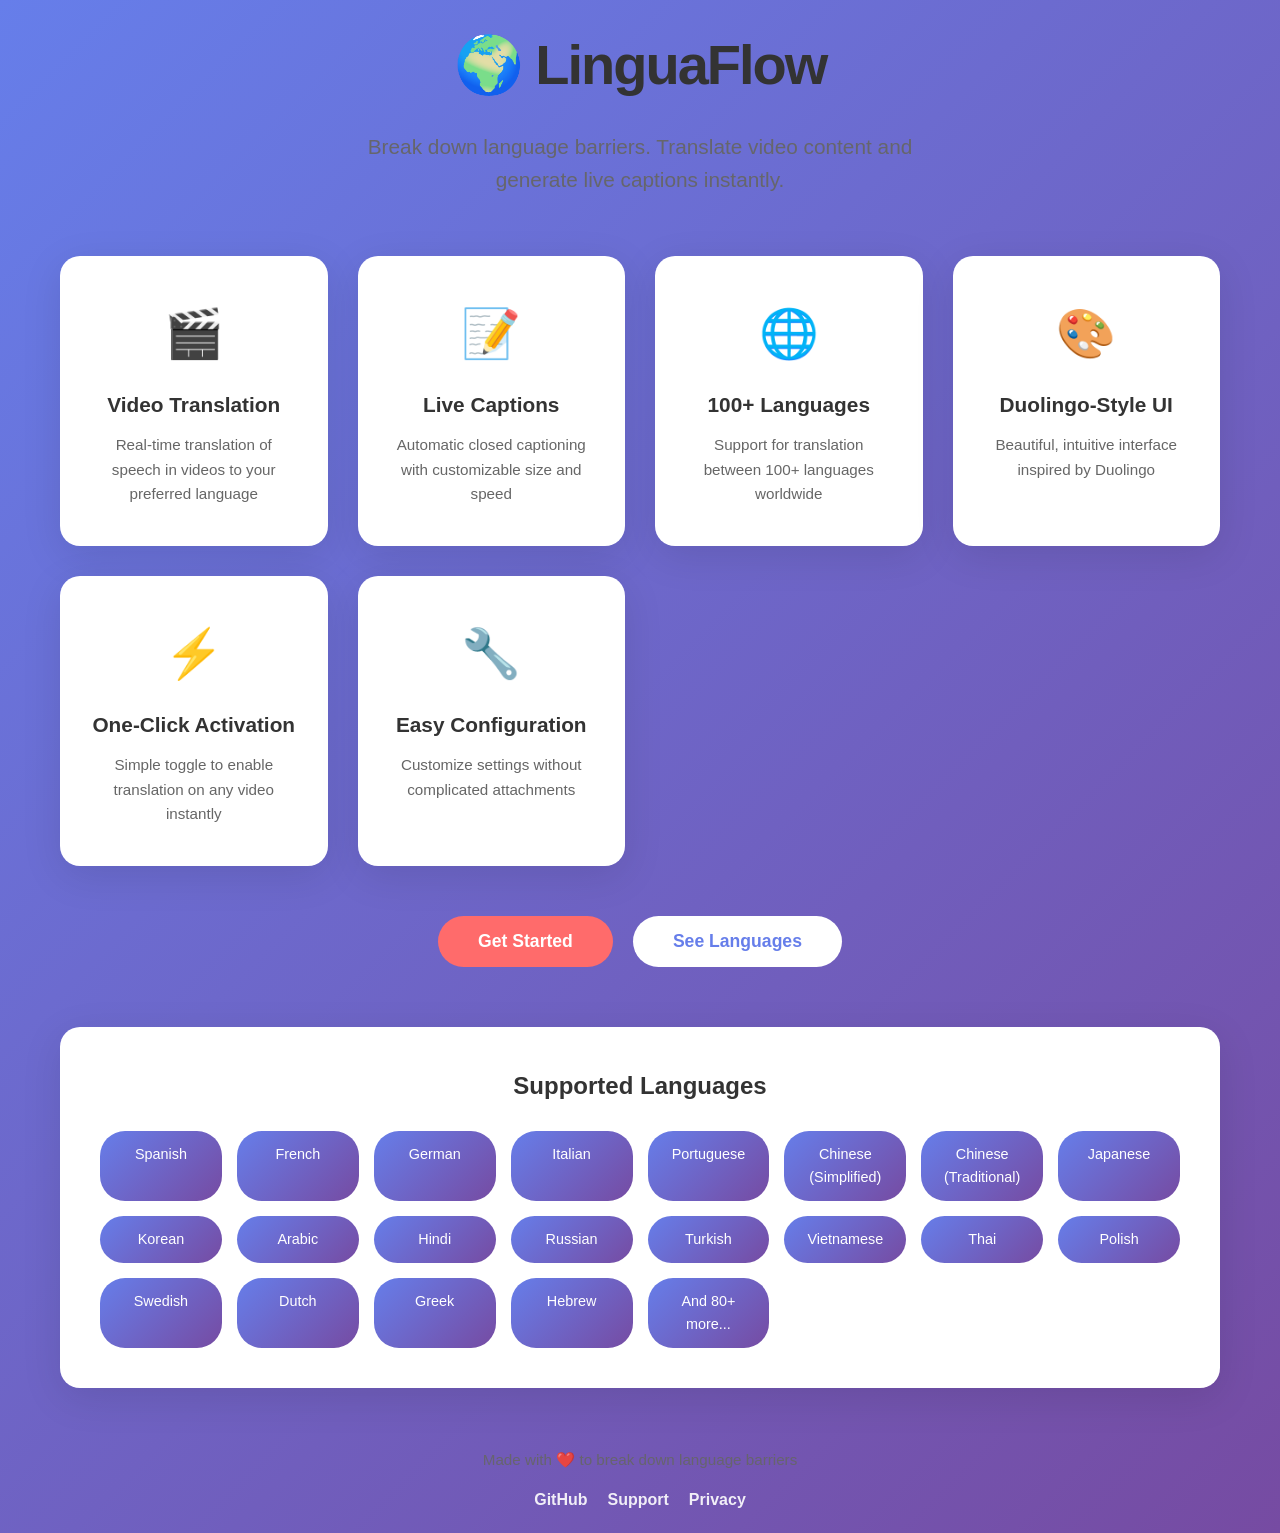
<file: index.html>
<!DOCTYPE html>
<html lang="en">
<head>
    <meta charset="UTF-8">
    <meta name="viewport" content="width=device-width, initial-scale=1.0">
    <title>LinguaFlow - Video Translator Extension</title>
    <link rel="stylesheet" href="styles.css">
    <style>
        * {
            margin: 0;
            padding: 0;
            box-sizing: border-box;
        }

        body {
            font-family: -apple-system, BlinkMacSystemFont, 'Segoe UI', Roboto, Oxygen, Ubuntu, Cantarell, sans-serif;
            background: linear-gradient(135deg, #667eea 0%, #764ba2 100%);
            min-height: 100vh;
            display: flex;
            align-items: center;
            justify-content: center;
            padding: 20px;
        }

        .container {
            max-width: 1200px;
            width: 100%;
        }

        .hero {
            text-align: center;
            color: white;
            margin-bottom: 60px;
        }

        .hero h1 {
            font-size: 3.5rem;
            font-weight: 800;
            margin-bottom: 20px;
            letter-spacing: -2px;
        }

        .hero p {
            font-size: 1.3rem;
            opacity: 0.95;
            margin-bottom: 30px;
            max-width: 600px;
            margin-left: auto;
            margin-right: auto;
        }

        .features-grid {
            display: grid;
            grid-template-columns: repeat(auto-fit, minmax(250px, 1fr));
            gap: 30px;
            margin-bottom: 50px;
        }

        .feature-card {
            background: white;
            border-radius: 20px;
            padding: 40px 30px;
            text-align: center;
            box-shadow: 0 10px 40px rgba(0, 0, 0, 0.1);
            transition: transform 0.3s ease, box-shadow 0.3s ease;
        }

        .feature-card:hover {
            transform: translateY(-10px);
            box-shadow: 0 20px 60px rgba(0, 0, 0, 0.15);
        }

        .feature-icon {
            font-size: 3rem;
            margin-bottom: 15px;
        }

        .feature-card h3 {
            font-size: 1.3rem;
            color: #333;
            margin-bottom: 12px;
        }

        .feature-card p {
            color: #666;
            font-size: 0.95rem;
            line-height: 1.6;
        }

        .cta-section {
            text-align: center;
            margin-bottom: 60px;
        }

        .cta-buttons {
            display: flex;
            gap: 20px;
            justify-content: center;
            flex-wrap: wrap;
            margin-bottom: 30px;
        }

        .btn {
            padding: 15px 40px;
            font-size: 1.1rem;
            font-weight: 600;
            border: none;
            border-radius: 50px;
            cursor: pointer;
            transition: all 0.3s ease;
            display: inline-block;
        }

        .btn-primary {
            background: #FF6B6B;
            color: white;
        }

        .btn-primary:hover {
            background: #FF5252;
            transform: scale(1.05);
            box-shadow: 0 10px 30px rgba(255, 107, 107, 0.4);
        }

        .btn-secondary {
            background: white;
            color: #667eea;
        }

        .btn-secondary:hover {
            background: #f0f0f0;
            transform: scale(1.05);
        }

        .languages-preview {
            background: white;
            border-radius: 20px;
            padding: 40px;
            box-shadow: 0 10px 40px rgba(0, 0, 0, 0.1);
            margin-bottom: 50px;
        }

        .languages-preview h2 {
            color: #333;
            margin-bottom: 25px;
            text-align: center;
        }

        .language-list {
            display: grid;
            grid-template-columns: repeat(auto-fit, minmax(120px, 1fr));
            gap: 15px;
        }

        .language-tag {
            background: linear-gradient(135deg, #667eea 0%, #764ba2 100%);
            color: white;
            padding: 12px 20px;
            border-radius: 25px;
            text-align: center;
            font-weight: 500;
            font-size: 0.9rem;
        }

        .footer {
            text-align: center;
            color: white;
            margin-top: 60px;
            opacity: 0.9;
        }

        .footer p {
            font-size: 0.95rem;
            margin-bottom: 10px;
        }

        .social-links {
            display: flex;
            justify-content: center;
            gap: 20px;
            margin-top: 15px;
        }

        .social-links a {
            color: white;
            text-decoration: none;
            font-weight: 600;
            transition: opacity 0.3s ease;
        }

        .social-links a:hover {
            opacity: 0.8;
        }

        @media (max-width: 768px) {
            .hero h1 {
                font-size: 2.5rem;
            }

            .hero p {
                font-size: 1.1rem;
            }

            .features-grid {
                grid-template-columns: 1fr;
            }

            .cta-buttons {
                flex-direction: column;
            }

            .btn {
                width: 100%;
            }
        }
    </style>
</head>
<body>
    <div class="container">
        <div class="hero">
            <h1>🌍 LinguaFlow</h1>
            <p>Break down language barriers. Translate video content and generate live captions instantly.</p>
        </div>

        <div class="features-grid">
            <div class="feature-card">
                <div class="feature-icon">🎬</div>
                <h3>Video Translation</h3>
                <p>Real-time translation of speech in videos to your preferred language</p>
            </div>

            <div class="feature-card">
                <div class="feature-icon">📝</div>
                <h3>Live Captions</h3>
                <p>Automatic closed captioning with customizable size and speed</p>
            </div>

            <div class="feature-card">
                <div class="feature-icon">🌐</div>
                <h3>100+ Languages</h3>
                <p>Support for translation between 100+ languages worldwide</p>
            </div>

            <div class="feature-card">
                <div class="feature-icon">🎨</div>
                <h3>Duolingo-Style UI</h3>
                <p>Beautiful, intuitive interface inspired by Duolingo</p>
            </div>

            <div class="feature-card">
                <div class="feature-icon">⚡</div>
                <h3>One-Click Activation</h3>
                <p>Simple toggle to enable translation on any video instantly</p>
            </div>

            <div class="feature-card">
                <div class="feature-icon">🔧</div>
                <h3>Easy Configuration</h3>
                <p>Customize settings without complicated attachments</p>
            </div>
        </div>

        <div class="cta-section">
            <div class="cta-buttons">
                <button class="btn btn-primary" onclick="scrollToInstall()">Get Started</button>
                <button class="btn btn-secondary" onclick="scrollToLanguages()">See Languages</button>
            </div>
        </div>

        <div class="languages-preview" id="languages">
            <h2>Supported Languages</h2>
            <div class="language-list">
                <div class="language-tag">Spanish</div>
                <div class="language-tag">French</div>
                <div class="language-tag">German</div>
                <div class="language-tag">Italian</div>
                <div class="language-tag">Portuguese</div>
                <div class="language-tag">Chinese (Simplified)</div>
                <div class="language-tag">Chinese (Traditional)</div>
                <div class="language-tag">Japanese</div>
                <div class="language-tag">Korean</div>
                <div class="language-tag">Arabic</div>
                <div class="language-tag">Hindi</div>
                <div class="language-tag">Russian</div>
                <div class="language-tag">Turkish</div>
                <div class="language-tag">Vietnamese</div>
                <div class="language-tag">Thai</div>
                <div class="language-tag">Polish</div>
                <div class="language-tag">Swedish</div>
                <div class="language-tag">Dutch</div>
                <div class="language-tag">Greek</div>
                <div class="language-tag">Hebrew</div>
                <div class="language-tag">And 80+ more...</div>
            </div>
        </div>

        <div class="footer">
            <p>Made with ❤️ to break down language barriers</p>
            <div class="social-links">
                <a href="#">GitHub</a>
                <a href="#">Support</a>
                <a href="#">Privacy</a>
            </div>
        </div>
    </div>

    <script>
        function scrollToInstall() {
            alert('To install: Open chrome://extensions, enable Developer Mode, and click "Load unpacked" to select this folder.');
        }

        function scrollToLanguages() {
            document.getElementById('languages').scrollIntoView({ behavior: 'smooth' });
        }
    </script>
</body>
</html>
</file>
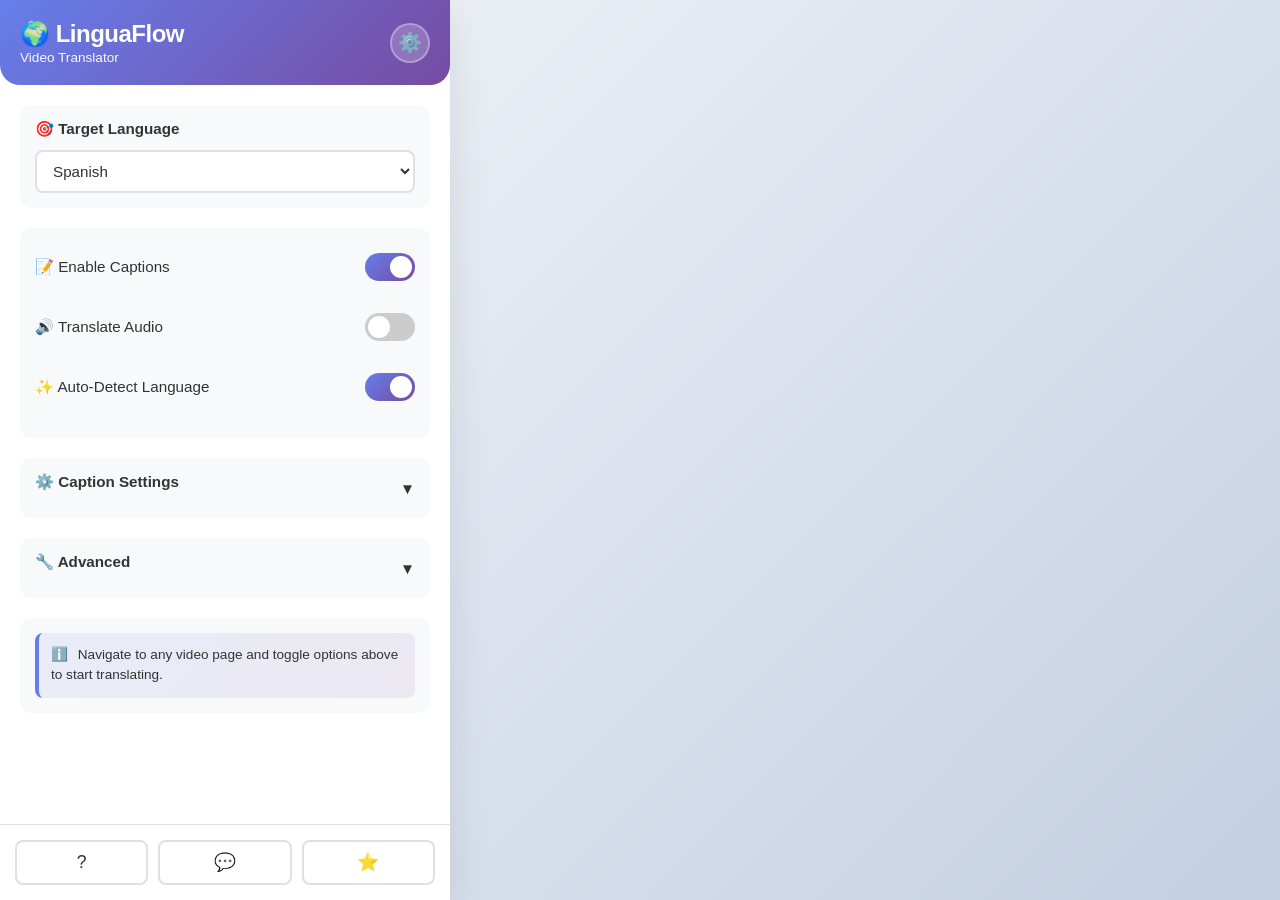
<file: popup.html>
<!DOCTYPE html>
<html lang="en">
<head>
    <meta charset="UTF-8">
    <meta name="viewport" content="width=device-width, initial-scale=1.0">
    <title>LinguaFlow Translator</title>
    <link rel="stylesheet" href="popup.css">
</head>
<body>
    <div class="popup-container">
        <!-- Header -->
        <div class="popup-header">
            <div class="header-content">
                <h1 class="app-title">🌍 LinguaFlow</h1>
                <p class="app-subtitle">Video Translator</p>
            </div>
            <button id="settingsBtn" class="settings-btn" title="Settings">⚙️</button>
        </div>

        <!-- Main Content -->
        <div class="popup-content">
            <!-- Language Selection -->
            <div class="section">
                <label class="section-label">🎯 Target Language</label>
                <select id="targetLanguage" class="language-select">
                    <option value="es">Spanish</option>
                    <option value="fr">French</option>
                    <option value="de">German</option>
                    <option value="it">Italian</option>
                    <option value="pt">Portuguese</option>
                    <option value="ja">Japanese</option>
                    <option value="ko">Korean</option>
                    <option value="zh">Chinese (Simplified)</option>
                    <option value="zh-TW">Chinese (Traditional)</option>
                    <option value="ru">Russian</option>
                    <option value="ar">Arabic</option>
                    <option value="hi">Hindi</option>
                    <option value="tr">Turkish</option>
                    <option value="vi">Vietnamese</option>
                    <option value="th">Thai</option>
                    <option value="pl">Polish</option>
                    <option value="sv">Swedish</option>
                    <option value="nl">Dutch</option>
                    <option value="el">Greek</option>
                    <option value="he">Hebrew</option>
                </select>
            </div>

            <!-- Feature Toggles -->
            <div class="section">
                <div class="toggle-group">
                    <div class="toggle-item">
                        <label class="toggle-label">📝 Enable Captions</label>
                        <label class="switch">
                            <input type="checkbox" id="captionsToggle" checked>
                            <span class="slider"></span>
                        </label>
                    </div>
                </div>

                <div class="toggle-group">
                    <div class="toggle-item">
                        <label class="toggle-label">🔊 Translate Audio</label>
                        <label class="switch">
                            <input type="checkbox" id="audioToggle">
                            <span class="slider"></span>
                        </label>
                    </div>
                </div>

                <div class="toggle-group">
                    <div class="toggle-item">
                        <label class="toggle-label">✨ Auto-Detect Language</label>
                        <label class="switch">
                            <input type="checkbox" id="autoDetectToggle" checked>
                            <span class="slider"></span>
                        </label>
                    </div>
                </div>
            </div>

            <!-- Caption Settings -->
            <div class="section collapsible">
                <button class="section-header-btn">
                    <span class="section-label">⚙️ Caption Settings</span>
                    <span class="collapse-icon">▼</span>
                </button>
                <div class="collapsible-content">
                    <div class="setting-item">
                        <label class="setting-label">Caption Size</label>
                        <select id="captionSize" class="setting-select">
                            <option value="small">Small</option>
                            <option value="medium" selected>Medium</option>
                            <option value="large">Large</option>
                        </select>
                    </div>

                    <div class="setting-item">
                        <label class="setting-label">Caption Opacity</label>
                        <div class="slider-container">
                            <input type="range" id="captionOpacity" min="0.3" max="1" step="0.1" value="0.9" class="range-slider">
                            <span id="opacityValue" class="opacity-value">90%</span>
                        </div>
                    </div>

                    <div class="setting-item">
                        <label class="setting-label">Caption Delay (ms)</label>
                        <input type="number" id="captionDelay" min="0" max="2000" step="100" value="200" class="number-input">
                    </div>

                    <div class="setting-item">
                        <label class="setting-label">Caption Position</label>
                        <select id="captionPosition" class="setting-select">
                            <option value="bottom" selected>Bottom</option>
                            <option value="top">Top</option>
                            <option value="center">Center</option>
                        </select>
                    </div>
                </div>
            </div>

            <!-- Advanced Settings -->
            <div class="section collapsible">
                <button class="section-header-btn">
                    <span class="section-label">🔧 Advanced</span>
                    <span class="collapse-icon">▼</span>
                </button>
                <div class="collapsible-content">
                    <div class="setting-item">
                        <label class="setting-label">Translation Service</label>
                        <select id="translationService" class="setting-select">
                            <option value="google" selected>Google Translate</option>
                            <option value="api">Custom API</option>
                        </select>
                    </div>

                    <div class="setting-item">
                        <label class="setting-label">Speech Recognition</label>
                        <select id="speechRecognition" class="setting-select">
                            <option value="native" selected>Browser Native</option>
                            <option value="advanced">Advanced</option>
                        </select>
                    </div>

                    <button id="resetSettingsBtn" class="btn-reset">Reset to Defaults</button>
                </div>
            </div>

            <!-- Status & Info -->
            <div class="section">
                <div class="status-box">
                    <p class="status-text">
                        <span class="status-icon">ℹ️</span>
                        Navigate to any video page and toggle options above to start translating.
                    </p>
                </div>
            </div>
        </div>

        <!-- Footer -->
        <div class="popup-footer">
            <button id="helpBtn" class="footer-btn" title="Help">?</button>
            <button id="feedbackBtn" class="footer-btn" title="Send Feedback">💬</button>
            <button id="rateBtn" class="footer-btn" title="Rate Extension">⭐</button>
        </div>
    </div>

    <script src="popup.js"></script>
</body>
</html>
</file>
<file: styles.css>
/* Global Styles for LinguaFlow Extension */

* {
    margin: 0;
    padding: 0;
    box-sizing: border-box;
}

body {
    font-family: -apple-system, BlinkMacSystemFont, 'Segoe UI', Roboto, Oxygen, Ubuntu, Cantarell, sans-serif;
    background: linear-gradient(135deg, #f5f7fa 0%, #c3cfe2 100%);
    color: #333;
    line-height: 1.6;
}

/* Typography */
h1, h2, h3, h4, h5, h6 {
    font-weight: 700;
    color: #333;
}

p {
    color: #666;
}

/* Links */
a {
    color: #667eea;
    text-decoration: none;
    transition: color 0.3s ease;
}

a:hover {
    color: #764ba2;
    text-decoration: underline;
}

/* Buttons */
button {
    font-family: inherit;
    cursor: pointer;
    transition: all 0.3s ease;
}

button:active {
    transform: scale(0.98);
}

/* Forms */
input[type="text"],
input[type="email"],
input[type="password"],
input[type="number"],
select,
textarea {
    font-family: inherit;
    border: 2px solid #e0e0e0;
    border-radius: 8px;
    padding: 10px 12px;
    transition: all 0.3s ease;
}

input[type="text"]:focus,
input[type="email"]:focus,
input[type="password"]:focus,
input[type="number"]:focus,
select:focus,
textarea:focus {
    outline: none;
    border-color: #667eea;
    box-shadow: 0 0 8px rgba(102, 126, 234, 0.3);
}

/* Utility Classes */
.container {
    max-width: 1200px;
    margin: 0 auto;
    padding: 0 20px;
}

.flex {
    display: flex;
}

.flex-center {
    display: flex;
    align-items: center;
    justify-content: center;
}

.grid {
    display: grid;
}

.gap-1 {
    gap: 8px;
}

.gap-2 {
    gap: 16px;
}

.gap-3 {
    gap: 24px;
}

.mt-1 { margin-top: 8px; }
.mt-2 { margin-top: 16px; }
.mt-3 { margin-top: 24px; }
.mt-4 { margin-top: 32px; }

.mb-1 { margin-bottom: 8px; }
.mb-2 { margin-bottom: 16px; }
.mb-3 { margin-bottom: 24px; }
.mb-4 { margin-bottom: 32px; }

.p-1 { padding: 8px; }
.p-2 { padding: 16px; }
.p-3 { padding: 24px; }
.p-4 { padding: 32px; }

.rounded {
    border-radius: 8px;
}

.rounded-lg {
    border-radius: 16px;
}

.rounded-full {
    border-radius: 9999px;
}

.shadow {
    box-shadow: 0 4px 12px rgba(0, 0, 0, 0.1);
}

.shadow-lg {
    box-shadow: 0 10px 40px rgba(0, 0, 0, 0.15);
}

.text-center {
    text-align: center;
}

.text-sm {
    font-size: 0.875rem;
}

.text-lg {
    font-size: 1.125rem;
}

.text-xl {
    font-size: 1.25rem;
}

.font-bold {
    font-weight: 700;
}

.font-semibold {
    font-weight: 600;
}

.opacity-50 {
    opacity: 0.5;
}

.opacity-75 {
    opacity: 0.75;
}

/* Animations */
@keyframes fadeIn {
    from {
        opacity: 0;
    }
    to {
        opacity: 1;
    }
}

@keyframes slideInUp {
    from {
        opacity: 0;
        transform: translateY(20px);
    }
    to {
        opacity: 1;
        transform: translateY(0);
    }
}

@keyframes slideInDown {
    from {
        opacity: 0;
        transform: translateY(-20px);
    }
    to {
        opacity: 1;
        transform: translateY(0);
    }
}

@keyframes pulse {
    0%, 100% {
        opacity: 1;
    }
    50% {
        opacity: 0.5;
    }
}

.animate-fade-in {
    animation: fadeIn 0.3s ease;
}

.animate-slide-in-up {
    animation: slideInUp 0.3s ease;
}

.animate-pulse {
    animation: pulse 2s cubic-bezier(0.4, 0, 0.6, 1) infinite;
}

/* Responsive */
@media (max-width: 768px) {
    .container {
        padding: 0 16px;
    }

    .text-xl {
        font-size: 1rem;
    }
}

/* Scrollbar */
::-webkit-scrollbar {
    width: 8px;
    height: 8px;
}

::-webkit-scrollbar-track {
    background: #f1f1f1;
}

::-webkit-scrollbar-thumb {
    background: #667eea;
    border-radius: 4px;
}

::-webkit-scrollbar-thumb:hover {
    background: #764ba2;
}

/* Print */
@media print {
    body {
        background: white;
    }

    .no-print {
        display: none !important;
    }
}
</file>
<file: popup.css>
* {
    margin: 0;
    padding: 0;
    box-sizing: border-box;
}

body {
    font-family: -apple-system, BlinkMacSystemFont, 'Segoe UI', Roboto, Oxygen, Ubuntu, Cantarell, sans-serif;
    background: linear-gradient(135deg, #f5f7fa 0%, #c3cfe2 100%);
    min-height: 100vh;
    width: 450px;
}

.popup-container {
    display: flex;
    flex-direction: column;
    height: 100vh;
    background: white;
    box-shadow: 0 10px 40px rgba(0, 0, 0, 0.1);
}

/* Header */
.popup-header {
    background: linear-gradient(135deg, #667eea 0%, #764ba2 100%);
    color: white;
    padding: 20px;
    display: flex;
    justify-content: space-between;
    align-items: center;
    border-radius: 0 0 20px 20px;
}

.header-content {
    flex: 1;
}

.app-title {
    font-size: 1.5rem;
    font-weight: 800;
    margin-bottom: 2px;
    letter-spacing: -0.5px;
}

.app-subtitle {
    font-size: 0.85rem;
    opacity: 0.95;
}

.settings-btn {
    background: rgba(255, 255, 255, 0.2);
    border: 2px solid rgba(255, 255, 255, 0.3);
    color: white;
    width: 40px;
    height: 40px;
    border-radius: 50%;
    font-size: 1.2rem;
    cursor: pointer;
    transition: all 0.3s ease;
    display: flex;
    align-items: center;
    justify-content: center;
}

.settings-btn:hover {
    background: rgba(255, 255, 255, 0.3);
    border-color: rgba(255, 255, 255, 0.5);
}

/* Main Content */
.popup-content {
    flex: 1;
    overflow-y: auto;
    padding: 20px;
}

.popup-content::-webkit-scrollbar {
    width: 6px;
}

.popup-content::-webkit-scrollbar-track {
    background: #f1f1f1;
}

.popup-content::-webkit-scrollbar-thumb {
    background: #667eea;
    border-radius: 3px;
}

.popup-content::-webkit-scrollbar-thumb:hover {
    background: #764ba2;
}

/* Sections */
.section {
    margin-bottom: 20px;
    background: #f8f9fa;
    border-radius: 12px;
    padding: 15px;
    transition: all 0.3s ease;
}

.section:hover {
    background: #f0f1f3;
}

.section-label {
    display: block;
    font-weight: 600;
    color: #333;
    margin-bottom: 12px;
    font-size: 0.95rem;
}

/* Selects and Inputs */
.language-select,
.setting-select,
.number-input {
    width: 100%;
    padding: 10px 12px;
    border: 2px solid #e0e0e0;
    border-radius: 8px;
    font-size: 0.95rem;
    color: #333;
    background: white;
    transition: all 0.3s ease;
    cursor: pointer;
}

.language-select:focus,
.setting-select:focus,
.number-input:focus {
    outline: none;
    border-color: #667eea;
    box-shadow: 0 0 8px rgba(102, 126, 234, 0.3);
}

.language-select:hover,
.setting-select:hover {
    border-color: #667eea;
}

/* Toggles */
.toggle-group {
    margin-bottom: 12px;
}

.toggle-item {
    display: flex;
    justify-content: space-between;
    align-items: center;
    padding: 10px 0;
}

.toggle-label {
    font-weight: 500;
    color: #333;
    font-size: 0.95rem;
}

.switch {
    position: relative;
    display: inline-block;
    width: 50px;
    height: 28px;
}

.switch input {
    opacity: 0;
    width: 0;
    height: 0;
}

.slider {
    position: absolute;
    cursor: pointer;
    top: 0;
    left: 0;
    right: 0;
    bottom: 0;
    background-color: #ccc;
    transition: 0.3s;
    border-radius: 28px;
}

.slider:before {
    position: absolute;
    content: "";
    height: 22px;
    width: 22px;
    left: 3px;
    bottom: 3px;
    background-color: white;
    transition: 0.3s;
    border-radius: 50%;
}

input:checked + .slider {
    background: linear-gradient(135deg, #667eea 0%, #764ba2 100%);
}

input:checked + .slider:before {
    transform: translateX(22px);
}

/* Collapsible Sections */
.section.collapsible {
    padding: 0;
}

.section-header-btn {
    width: 100%;
    background: #f8f9fa;
    border: none;
    padding: 15px;
    text-align: left;
    cursor: pointer;
    display: flex;
    justify-content: space-between;
    align-items: center;
    font-size: 0.95rem;
    font-weight: 600;
    color: #333;
    border-radius: 12px;
    transition: all 0.3s ease;
}

.section-header-btn:hover {
    background: #f0f1f3;
}

.collapse-icon {
    transition: transform 0.3s ease;
    display: inline-block;
}

.section-header-btn.active .collapse-icon {
    transform: rotate(180deg);
}

.collapsible-content {
    display: none;
    padding: 15px;
    background: white;
    border-radius: 0 0 12px 12px;
    border-top: 1px solid #e0e0e0;
}

.collapsible-content.active {
    display: block;
}

/* Setting Items */
.setting-item {
    margin-bottom: 15px;
}

.setting-item:last-child {
    margin-bottom: 0;
}

.setting-label {
    display: block;
    font-weight: 500;
    color: #333;
    margin-bottom: 8px;
    font-size: 0.9rem;
}

.slider-container {
    display: flex;
    gap: 12px;
    align-items: center;
}

.range-slider {
    flex: 1;
    height: 6px;
    border-radius: 3px;
    background: linear-gradient(to right, #667eea, #764ba2);
    outline: none;
    -webkit-appearance: none;
    appearance: none;
}

.range-slider::-webkit-slider-thumb {
    -webkit-appearance: none;
    appearance: none;
    width: 18px;
    height: 18px;
    border-radius: 50%;
    background: white;
    cursor: pointer;
    box-shadow: 0 2px 8px rgba(102, 126, 234, 0.4);
    border: 2px solid #667eea;
}

.range-slider::-moz-range-thumb {
    width: 18px;
    height: 18px;
    border-radius: 50%;
    background: white;
    cursor: pointer;
    box-shadow: 0 2px 8px rgba(102, 126, 234, 0.4);
    border: 2px solid #667eea;
}

.opacity-value {
    font-weight: 600;
    color: #667eea;
    min-width: 40px;
    text-align: right;
}

/* Buttons */
.btn-reset {
    width: 100%;
    padding: 10px;
    background: #ff6b6b;
    color: white;
    border: none;
    border-radius: 8px;
    font-weight: 600;
    cursor: pointer;
    transition: all 0.3s ease;
    font-size: 0.9rem;
}

.btn-reset:hover {
    background: #ff5252;
    transform: scale(1.02);
}

/* Status Box */
.status-box {
    background: linear-gradient(135deg, rgba(102, 126, 234, 0.1) 0%, rgba(118, 75, 162, 0.1) 100%);
    border-left: 4px solid #667eea;
    padding: 12px;
    border-radius: 8px;
}

.status-text {
    font-size: 0.85rem;
    color: #333;
    line-height: 1.5;
}

.status-icon {
    margin-right: 6px;
}

/* Footer */
.popup-footer {
    border-top: 1px solid #e0e0e0;
    padding: 15px;
    display: flex;
    justify-content: space-around;
    gap: 10px;
}

.footer-btn {
    flex: 1;
    background: white;
    border: 2px solid #e0e0e0;
    color: #333;
    padding: 10px;
    border-radius: 8px;
    cursor: pointer;
    font-size: 1.1rem;
    transition: all 0.3s ease;
}

.footer-btn:hover {
    background: #f8f9fa;
    border-color: #667eea;
    color: #667eea;
    transform: scale(1.05);
}

/* Scrollbar Styling */
::-webkit-scrollbar {
    width: 6px;
}

::-webkit-scrollbar-track {
    background: #f1f1f1;
    border-radius: 3px;
}

::-webkit-scrollbar-thumb {
    background: #667eea;
    border-radius: 3px;
}

::-webkit-scrollbar-thumb:hover {
    background: #764ba2;
}

/* Animation */
@keyframes slideIn {
    from {
        opacity: 0;
        transform: translateY(10px);
    }
    to {
        opacity: 1;
        transform: translateY(0);
    }
}

.section {
    animation: slideIn 0.3s ease;
}

/* Responsive */
@media (max-width: 500px) {
    body {
        width: 100vw;
    }

    .popup-container {
        height: 100vh;
    }

    .app-title {
        font-size: 1.3rem;
    }
}
</file>
